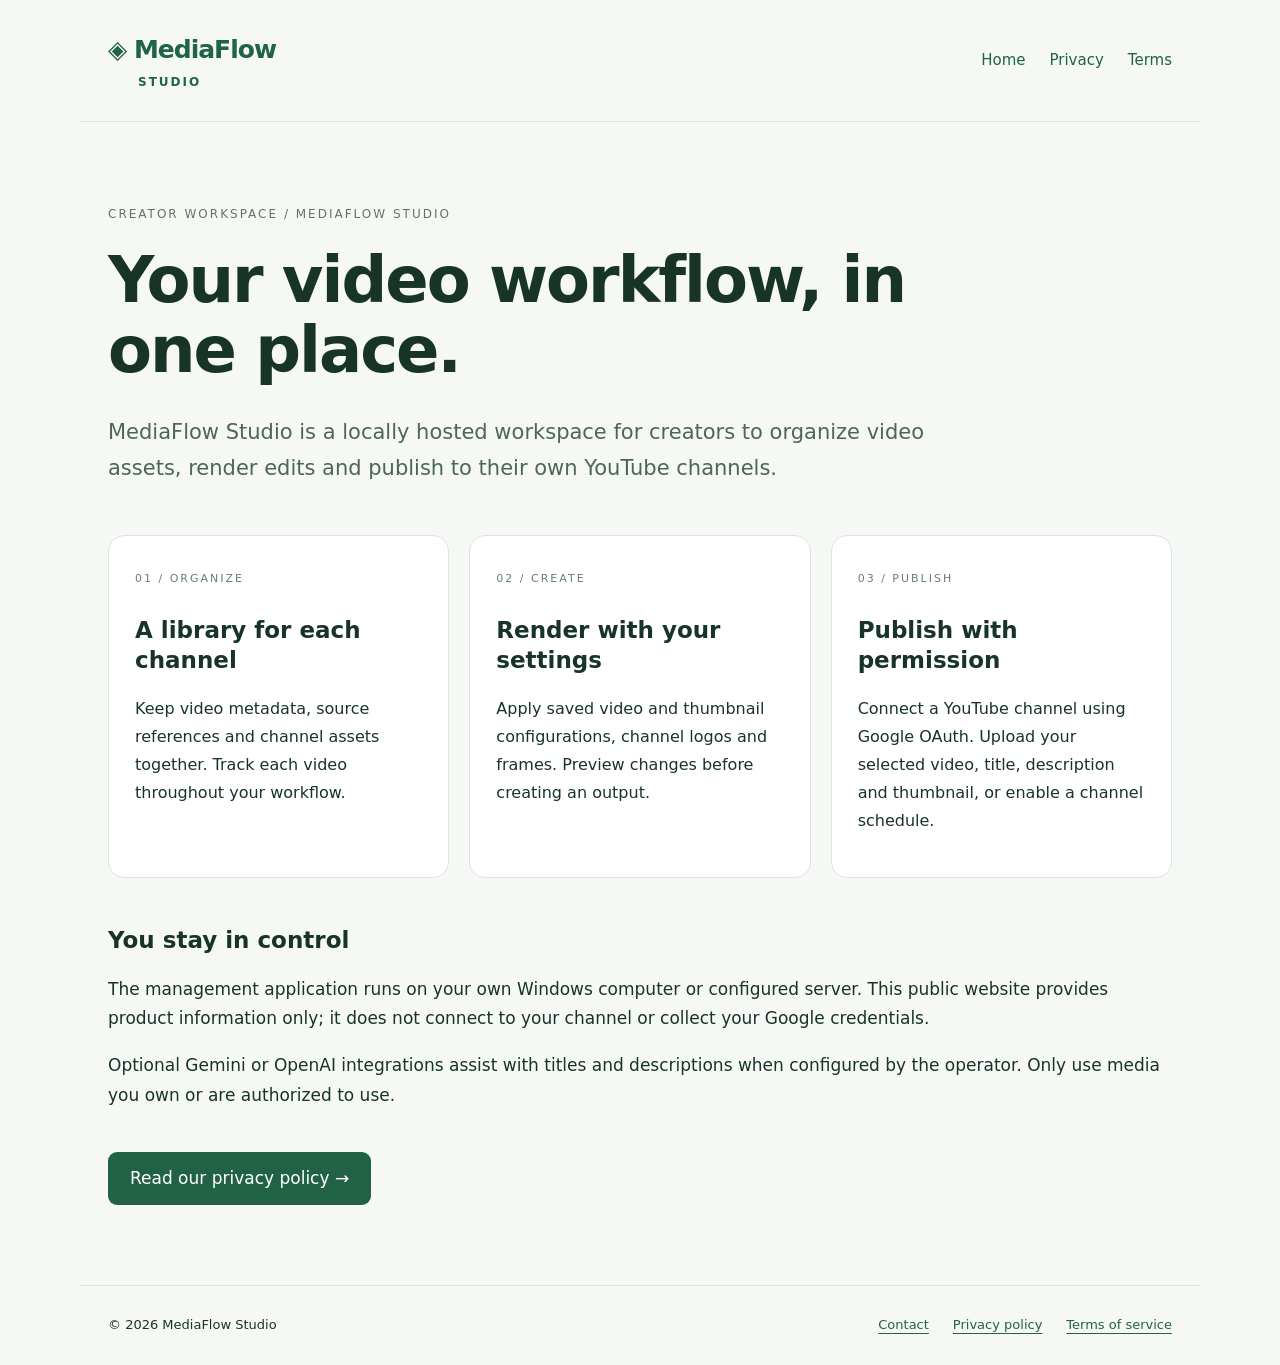
<file: index.html>
<!doctype html><html lang="en"><head><meta charset="utf-8"><meta name="viewport" content="width=device-width,initial-scale=1"><meta name="description" content="MediaFlow Studio: locally hosted video management, rendering and authorized YouTube publishing."><title>Your video workflow, in one place. | MediaFlow Studio</title><link rel="stylesheet" href="style.css"><meta name="google-site-verification" content="k4rOlRsOQJC_-efMgP0P__JEBT76BA0YUiqXlL8SFAc" /></head><body><header><a class="brand" href="index.html">&#9672; MediaFlow<span>Studio</span></a><nav aria-label="Main navigation"><a href="index.html">Home</a><a href="privacy.html">Privacy</a><a href="terms.html">Terms</a></nav></header><main><p class="eyebrow">CREATOR WORKSPACE / MEDIAFLOW STUDIO</p><h1>Your video workflow, in one place.</h1><p class="lead">MediaFlow Studio is a locally hosted workspace for creators to organize video assets, render edits and publish to their own YouTube channels.</p><div class="cards"><section><span>01 / ORGANIZE</span><h2>A library for each channel</h2><p>Keep video metadata, source references and channel assets together. Track each video throughout your workflow.</p></section><section><span>02 / CREATE</span><h2>Render with your settings</h2><p>Apply saved video and thumbnail configurations, channel logos and frames. Preview changes before creating an output.</p></section><section><span>03 / PUBLISH</span><h2>Publish with permission</h2><p>Connect a YouTube channel using Google OAuth. Upload your selected video, title, description and thumbnail, or enable a channel schedule.</p></section></div><section><h2>You stay in control</h2><p>The management application runs on your own Windows computer or configured server. This public website provides product information only; it does not connect to your channel or collect your Google credentials.</p><p>Optional Gemini or OpenAI integrations assist with titles and descriptions when configured by the operator. Only use media you own or are authorized to use.</p></section><a class="button" href="privacy.html">Read our privacy policy &rarr;</a></main><footer><span>&copy; 2026 MediaFlow Studio</span><a href="mailto:tranthimai665@gmail.com">Contact</a><a href="privacy.html">Privacy policy</a><a href="terms.html">Terms of service</a></footer></body></html>
</file>
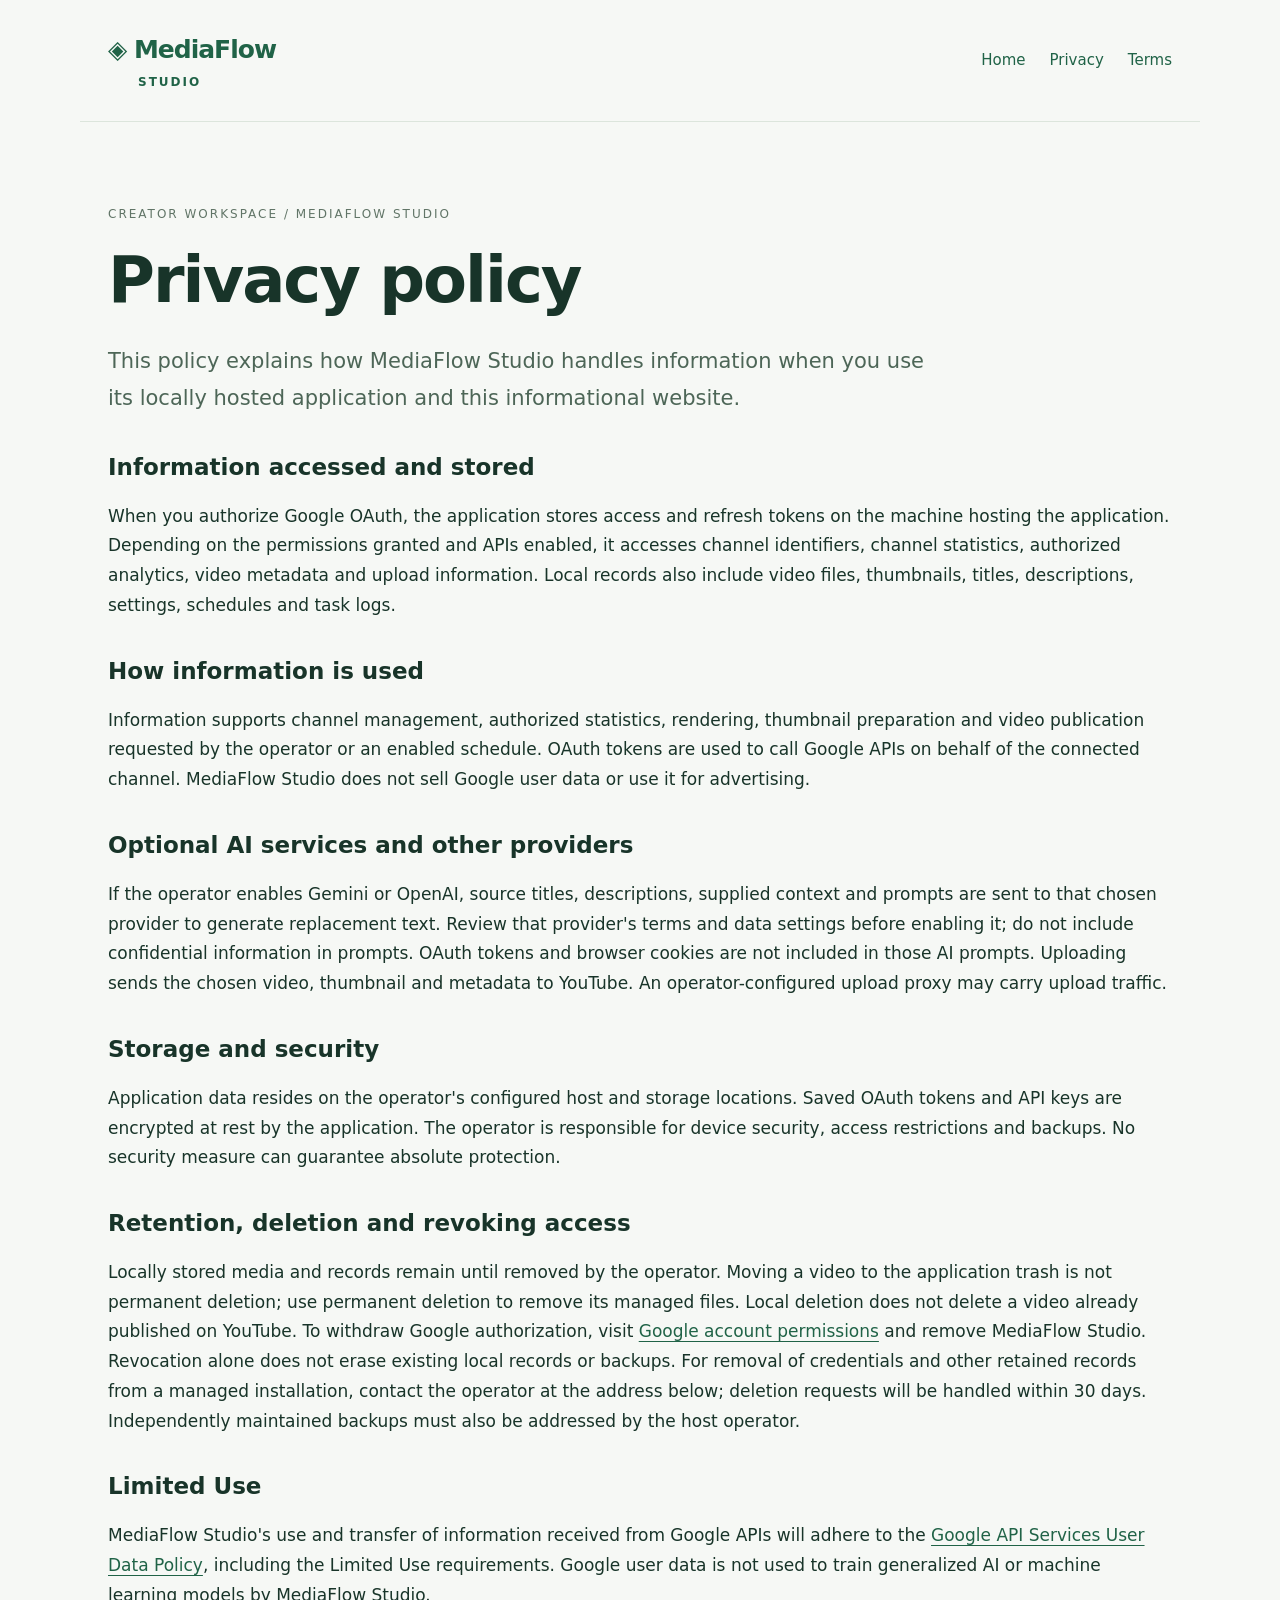
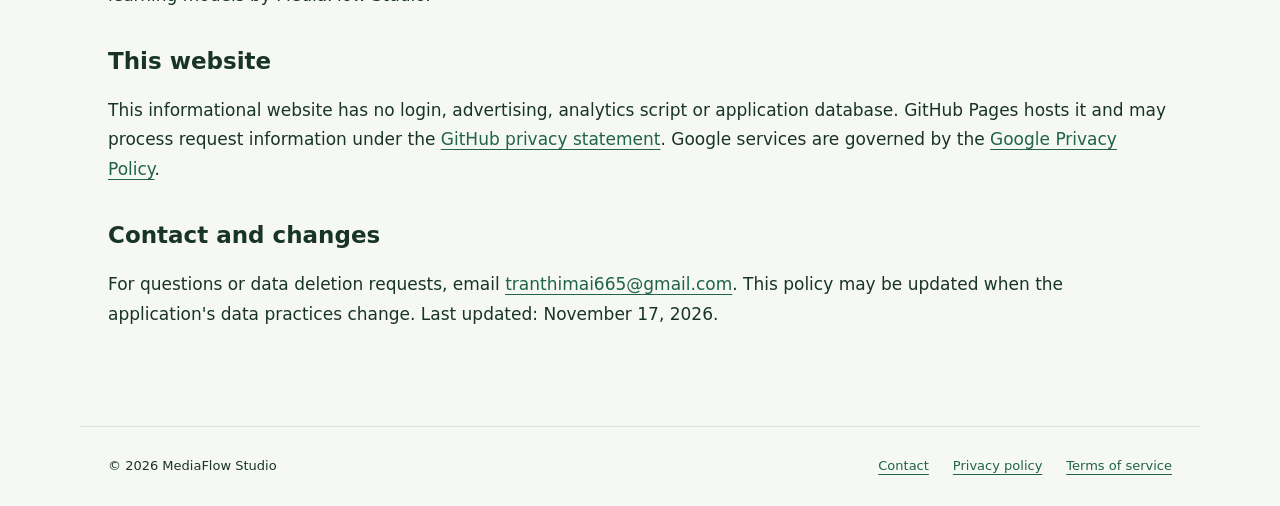
<file: privacy.html>
<!doctype html><html lang="en"><head><meta charset="utf-8"><meta name="viewport" content="width=device-width,initial-scale=1"><meta name="description" content="MediaFlow Studio: locally hosted video management, rendering and authorized YouTube publishing."><title>Privacy policy | MediaFlow Studio</title><link rel="stylesheet" href="style.css"></head><body><header><a class="brand" href="index.html">&#9672; MediaFlow<span>Studio</span></a><nav aria-label="Main navigation"><a href="index.html">Home</a><a href="privacy.html">Privacy</a><a href="terms.html">Terms</a></nav></header><main><p class="eyebrow">CREATOR WORKSPACE / MEDIAFLOW STUDIO</p><h1>Privacy policy</h1><p class="lead">This policy explains how MediaFlow Studio handles information when you use its locally hosted application and this informational website.</p><h2>Information accessed and stored</h2><p>When you authorize Google OAuth, the application stores access and refresh tokens on the machine hosting the application. Depending on the permissions granted and APIs enabled, it accesses channel identifiers, channel statistics, authorized analytics, video metadata and upload information. Local records also include video files, thumbnails, titles, descriptions, settings, schedules and task logs.</p><h2>How information is used</h2><p>Information supports channel management, authorized statistics, rendering, thumbnail preparation and video publication requested by the operator or an enabled schedule. OAuth tokens are used to call Google APIs on behalf of the connected channel. MediaFlow Studio does not sell Google user data or use it for advertising.</p><h2>Optional AI services and other providers</h2><p>If the operator enables Gemini or OpenAI, source titles, descriptions, supplied context and prompts are sent to that chosen provider to generate replacement text. Review that provider's terms and data settings before enabling it; do not include confidential information in prompts. OAuth tokens and browser cookies are not included in those AI prompts. Uploading sends the chosen video, thumbnail and metadata to YouTube. An operator-configured upload proxy may carry upload traffic.</p><h2>Storage and security</h2><p>Application data resides on the operator's configured host and storage locations. Saved OAuth tokens and API keys are encrypted at rest by the application. The operator is responsible for device security, access restrictions and backups. No security measure can guarantee absolute protection.</p><h2>Retention, deletion and revoking access</h2><p>Locally stored media and records remain until removed by the operator. Moving a video to the application trash is not permanent deletion; use permanent deletion to remove its managed files. Local deletion does not delete a video already published on YouTube. To withdraw Google authorization, visit <a href="https://security.google.com/settings/security/permissions">Google account permissions</a> and remove MediaFlow Studio. Revocation alone does not erase existing local records or backups. For removal of credentials and other retained records from a managed installation, contact the operator at the address below; deletion requests will be handled within 30 days. Independently maintained backups must also be addressed by the host operator.</p><h2>Limited Use</h2><p>MediaFlow Studio's use and transfer of information received from Google APIs will adhere to the <a href="https://developers.google.com/terms/api-services-user-data-policy">Google API Services User Data Policy</a>, including the Limited Use requirements. Google user data is not used to train generalized AI or machine learning models by MediaFlow Studio.</p><h2>This website</h2><p>This informational website has no login, advertising, analytics script or application database. GitHub Pages hosts it and may process request information under the <a href="https://docs.github.com/en/site-policy/privacy-policies/github-general-privacy-statement">GitHub privacy statement</a>. Google services are governed by the <a href="https://policies.google.com/privacy">Google Privacy Policy</a>.</p><h2>Contact and changes</h2><p>For questions or data deletion requests, email <a href="mailto:tranthimai665@gmail.com">tranthimai665@gmail.com</a>. This policy may be updated when the application's data practices change. Last updated: November 17, 2026.</p></main><footer><span>&copy; 2026 MediaFlow Studio</span><a href="mailto:tranthimai665@gmail.com">Contact</a><a href="privacy.html">Privacy policy</a><a href="terms.html">Terms of service</a></footer></body></html>
</file>
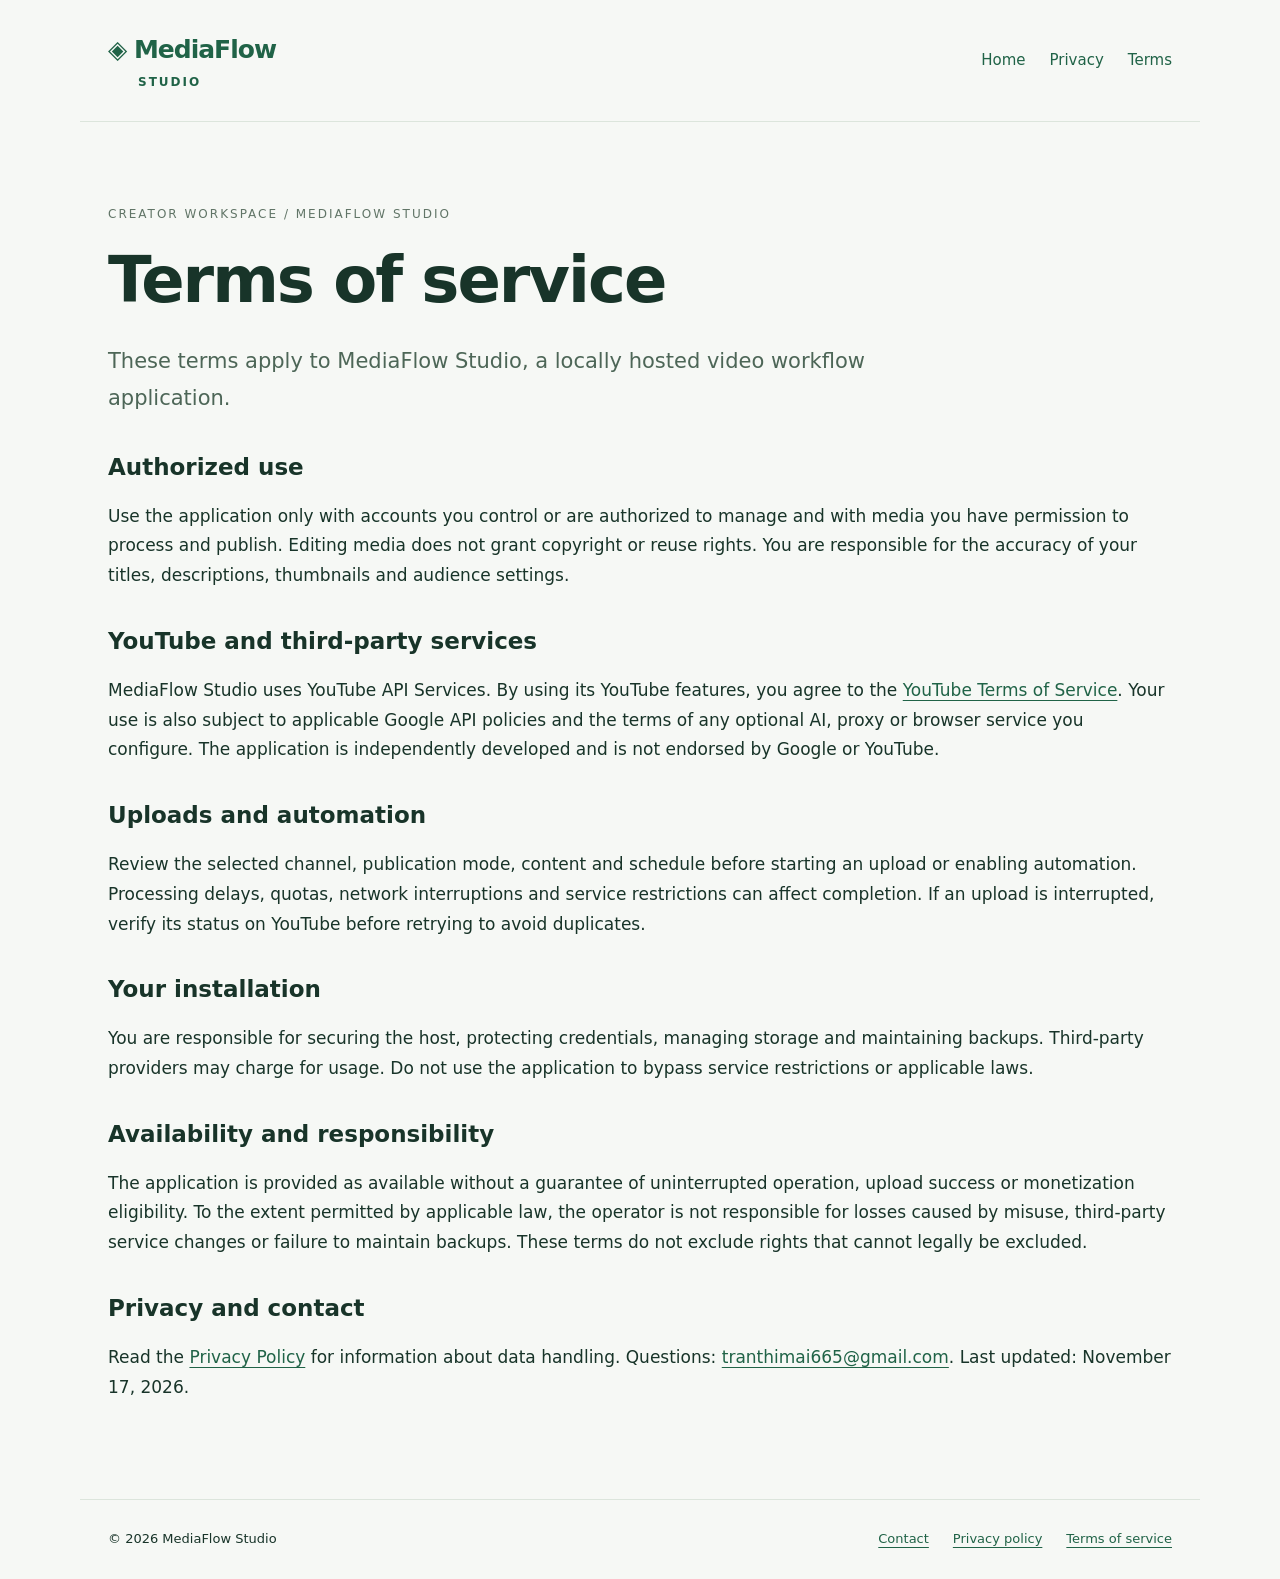
<file: terms.html>
<!doctype html><html lang="en"><head><meta charset="utf-8"><meta name="viewport" content="width=device-width,initial-scale=1"><meta name="description" content="MediaFlow Studio: locally hosted video management, rendering and authorized YouTube publishing."><title>Terms of service | MediaFlow Studio</title><link rel="stylesheet" href="style.css"></head><body><header><a class="brand" href="index.html">&#9672; MediaFlow<span>Studio</span></a><nav aria-label="Main navigation"><a href="index.html">Home</a><a href="privacy.html">Privacy</a><a href="terms.html">Terms</a></nav></header><main><p class="eyebrow">CREATOR WORKSPACE / MEDIAFLOW STUDIO</p><h1>Terms of service</h1><p class="lead">These terms apply to MediaFlow Studio, a locally hosted video workflow application.</p><h2>Authorized use</h2><p>Use the application only with accounts you control or are authorized to manage and with media you have permission to process and publish. Editing media does not grant copyright or reuse rights. You are responsible for the accuracy of your titles, descriptions, thumbnails and audience settings.</p><h2>YouTube and third-party services</h2><p>MediaFlow Studio uses YouTube API Services. By using its YouTube features, you agree to the <a href="https://www.youtube.com/t/terms">YouTube Terms of Service</a>. Your use is also subject to applicable Google API policies and the terms of any optional AI, proxy or browser service you configure. The application is independently developed and is not endorsed by Google or YouTube.</p><h2>Uploads and automation</h2><p>Review the selected channel, publication mode, content and schedule before starting an upload or enabling automation. Processing delays, quotas, network interruptions and service restrictions can affect completion. If an upload is interrupted, verify its status on YouTube before retrying to avoid duplicates.</p><h2>Your installation</h2><p>You are responsible for securing the host, protecting credentials, managing storage and maintaining backups. Third-party providers may charge for usage. Do not use the application to bypass service restrictions or applicable laws.</p><h2>Availability and responsibility</h2><p>The application is provided as available without a guarantee of uninterrupted operation, upload success or monetization eligibility. To the extent permitted by applicable law, the operator is not responsible for losses caused by misuse, third-party service changes or failure to maintain backups. These terms do not exclude rights that cannot legally be excluded.</p><h2>Privacy and contact</h2><p>Read the <a href="privacy.html">Privacy Policy</a> for information about data handling. Questions: <a href="mailto:tranthimai665@gmail.com">tranthimai665@gmail.com</a>. Last updated: November 17, 2026.</p></main><footer><span>&copy; 2026 MediaFlow Studio</span><a href="mailto:tranthimai665@gmail.com">Contact</a><a href="privacy.html">Privacy policy</a><a href="terms.html">Terms of service</a></footer></body></html>
</file>
<file: style.css>
*{box-sizing:border-box}body{margin:0;background:#f6f8f5;color:#183429;font:17px/1.75 system-ui,sans-serif}a{color:#206347;text-underline-offset:4px}header,main,footer{max-width:1120px;margin:auto;padding:28px}header{display:flex;align-items:center;justify-content:space-between;border-bottom:1px solid #dce5dc}.brand{font-size:25px;font-weight:750;text-decoration:none;letter-spacing:-1px}.brand span{font-size:12px;letter-spacing:2px;display:block;margin-left:30px;text-transform:uppercase}nav{display:flex;gap:24px}nav a{text-decoration:none;font-size:15px}main{padding-top:70px;padding-bottom:80px;min-height:75vh}.eyebrow{font-size:12px;letter-spacing:2px;color:#617567}h1{font-size:clamp(34px,5vw,64px);line-height:1.1;letter-spacing:-2px;max-width:850px;margin:20px 0 28px}h2{font-size:23px;line-height:1.3;margin-top:36px}.lead{font-size:21px;max-width:820px;color:#4d6657}.cards{display:grid;grid-template-columns:repeat(3,1fr);gap:20px;margin:48px 0}.cards section{background:white;border:1px solid #dce5dc;border-radius:16px;padding:26px}.cards span{font-size:11px;letter-spacing:2px;color:#67806d}.cards h2{margin-top:24px}.cards p{font-size:16px}.button{display:inline-block;background:#216247;color:white;padding:12px 22px;border-radius:9px;text-decoration:none;margin-top:24px}footer{border-top:1px solid #dce5dc;display:flex;flex-wrap:wrap;gap:24px;font-size:13px}footer span{margin-right:auto}a:focus-visible{outline:3px solid #d5a943;outline-offset:5px}@media(max-width:700px){header{align-items:flex-start;gap:20px;flex-direction:column}.cards{grid-template-columns:1fr}main{padding-top:35px}h1{letter-spacing:-1px}footer{gap:16px}}
</file>
